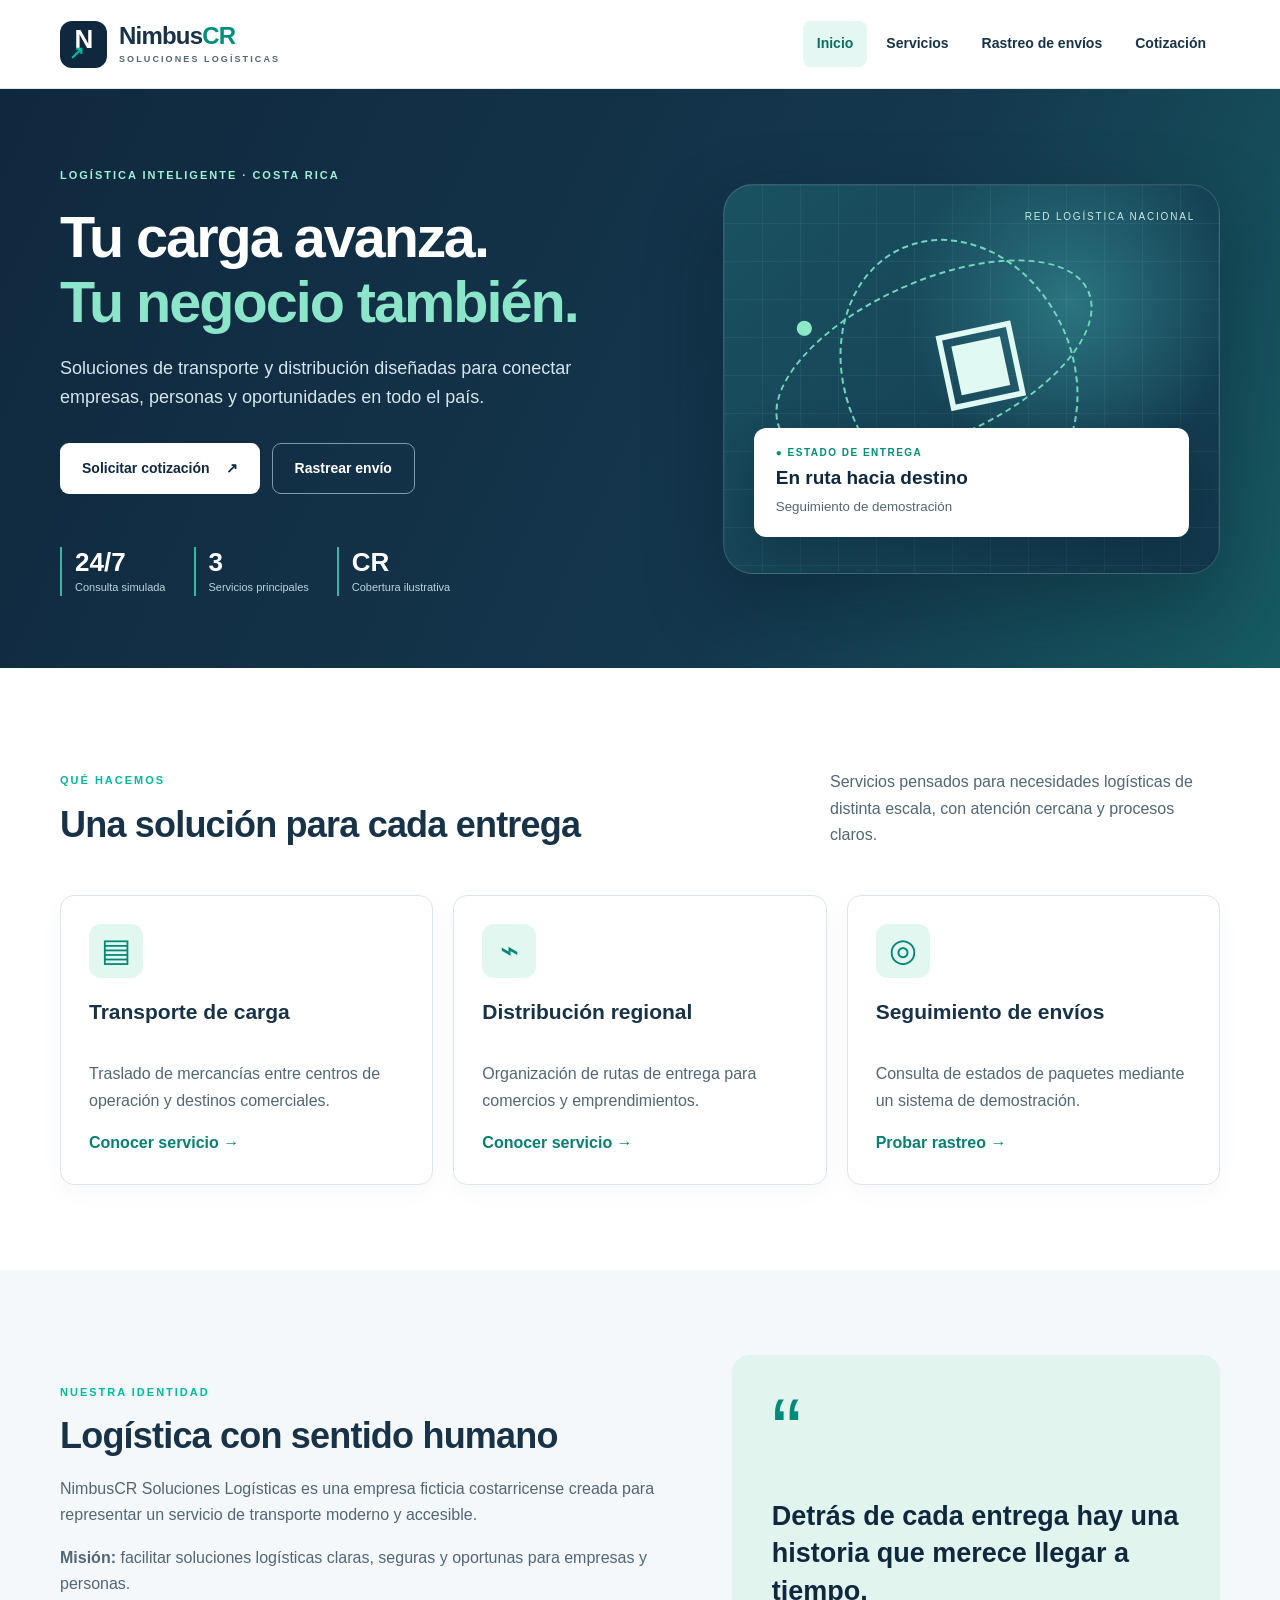
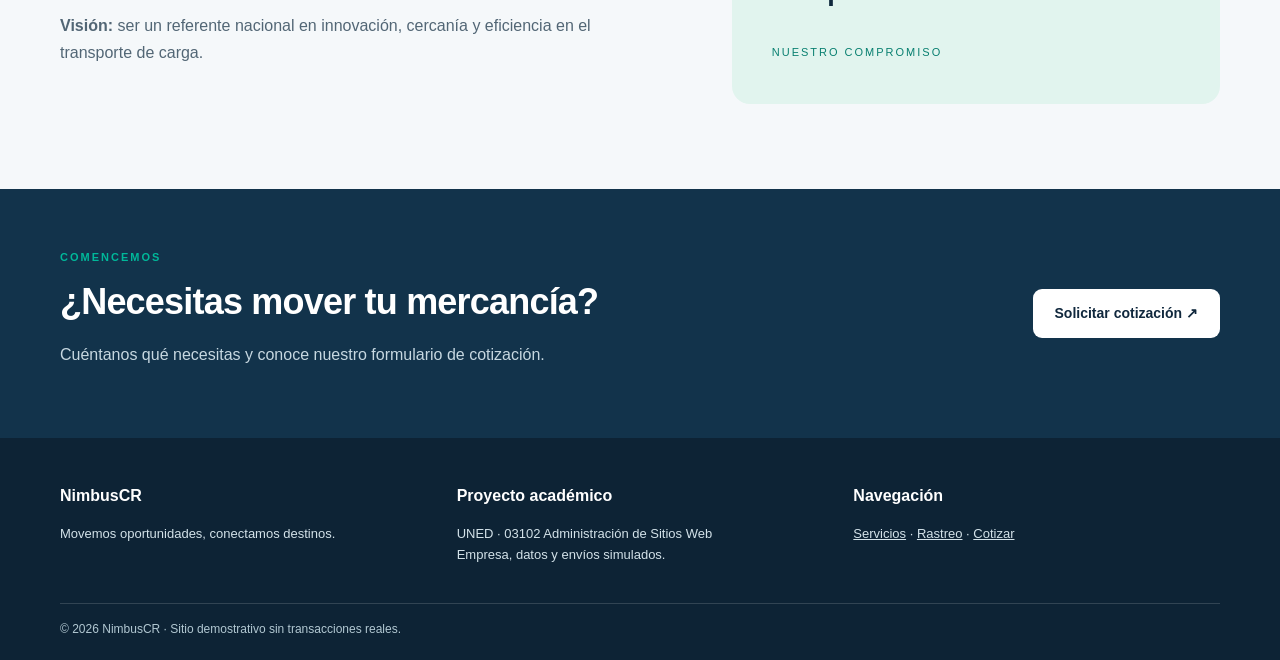
<file: index.html>
<!doctype html>
<html lang="es"><head><meta charset="utf-8"><meta name="viewport" content="width=device-width, initial-scale=1">
<meta name="description" content="NimbusCR, soluciones de transporte y logística en Costa Rica"><title>Inicio | NimbusCR</title><link rel="stylesheet" href="css/estilos.css"><script src="js/principal.js" defer></script></head>
<body><a class="saltar" href="#contenido">Saltar al contenido</a><header class="cabecera"><div class="contenedor barra"><a href="index.html" class="marca" aria-label="NimbusCR, inicio"><span class="marca-icono">N<span>↗</span></span><span>Nimbus<span class="marca-acento">CR</span><small>SOLUCIONES LOGÍSTICAS</small></span></a><button class="menu-boton" type="button" aria-label="Mostrar menú" aria-expanded="false" aria-controls="menu-principal">☰</button><nav id="menu-principal" aria-label="Navegación principal"><a href="index.html" aria-current="page" class="activo">Inicio</a><a href="servicios.html">Servicios</a><a href="rastreo.html">Rastreo de envíos</a><a href="cotizacion.html">Cotización</a></nav></div></header>
<main id="contenido"><section class="hero"><div class="contenedor hero-grid"><div><span class="etiqueta">LOGÍSTICA INTELIGENTE · COSTA RICA</span><h1>Tu carga avanza.<br><em>Tu negocio también.</em></h1><p>Soluciones de transporte y distribución diseñadas para conectar empresas, personas y oportunidades en todo el país.</p><div class="acciones"><a class="boton boton-claro" href="cotizacion.html">Solicitar cotización <span aria-hidden="true">↗</span></a><a class="boton boton-borde" href="rastreo.html">Rastrear envío</a></div><div class="hero-datos"><div><strong>24/7</strong><span>Consulta simulada</span></div><div><strong>3</strong><span>Servicios principales</span></div><div><strong>CR</strong><span>Cobertura ilustrativa</span></div></div></div><div class="hero-visual" aria-hidden="true"><div class="ruta ruta-a"></div><div class="ruta ruta-b"></div><div class="circulo c1">●</div><div class="circulo c2">●</div><div class="carga">▣</div><div class="panel-flotante"><span>● ESTADO DE ENTREGA</span><strong>En ruta hacia destino</strong><small>Seguimiento de demostración</small></div><div class="etiqueta-visual">RED LOGÍSTICA NACIONAL</div></div></div></section>
<section class="seccion"><div class="contenedor"><div class="seccion-cabecera"><div><span class="sobrelinea">QUÉ HACEMOS</span><h2>Una solución para cada entrega</h2></div><p>Servicios pensados para necesidades logísticas de distinta escala, con atención cercana y procesos claros.</p></div><div class="tarjetas"><article class="tarjeta"><span class="icono-servicio">▤</span><h3>Transporte de carga</h3><p>Traslado de mercancías entre centros de operación y destinos comerciales.</p><a href="servicios.html">Conocer servicio <span aria-hidden="true">→</span></a></article><article class="tarjeta"><span class="icono-servicio">⌁</span><h3>Distribución regional</h3><p>Organización de rutas de entrega para comercios y emprendimientos.</p><a href="servicios.html">Conocer servicio <span aria-hidden="true">→</span></a></article><article class="tarjeta"><span class="icono-servicio">◎</span><h3>Seguimiento de envíos</h3><p>Consulta de estados de paquetes mediante un sistema de demostración.</p><a href="rastreo.html">Probar rastreo <span aria-hidden="true">→</span></a></article></div></div></section>
<section class="seccion fondo-suave"><div class="contenedor dos-columnas"><div><span class="sobrelinea">NUESTRA IDENTIDAD</span><h2>Logística con sentido humano</h2><p>NimbusCR Soluciones Logísticas es una empresa ficticia costarricense creada para representar un servicio de transporte moderno y accesible.</p><p><strong>Misión:</strong> facilitar soluciones logísticas claras, seguras y oportunas para empresas y personas.</p><p><strong>Visión:</strong> ser un referente nacional en innovación, cercanía y eficiencia en el transporte de carga.</p></div><div class="bloque-cita"><span>“</span><p>Detrás de cada entrega hay una historia que merece llegar a tiempo.</p><small>NUESTRO COMPROMISO</small></div></div></section>
<section class="cta"><div class="contenedor cta-interior"><div><span class="sobrelinea">COMENCEMOS</span><h2>¿Necesitas mover tu mercancía?</h2><p>Cuéntanos qué necesitas y conoce nuestro formulario de cotización.</p></div><a class="boton boton-claro" href="cotizacion.html">Solicitar cotización ↗</a></div></section></main><footer class="pie"><div class="contenedor pie-grid"><div><strong>NimbusCR</strong><p>Movemos oportunidades, conectamos destinos.</p></div><div><strong>Proyecto académico</strong><p>UNED · 03102 Administración de Sitios Web<br>Empresa, datos y envíos simulados.</p></div><div><strong>Navegación</strong><p><a href="servicios.html">Servicios</a> · <a href="rastreo.html">Rastreo</a> · <a href="cotizacion.html">Cotizar</a></p></div></div><div class="contenedor pie-final">© <span id="anio">2026</span> NimbusCR · Sitio demostrativo sin transacciones reales.</div></footer></body></html>
</file>
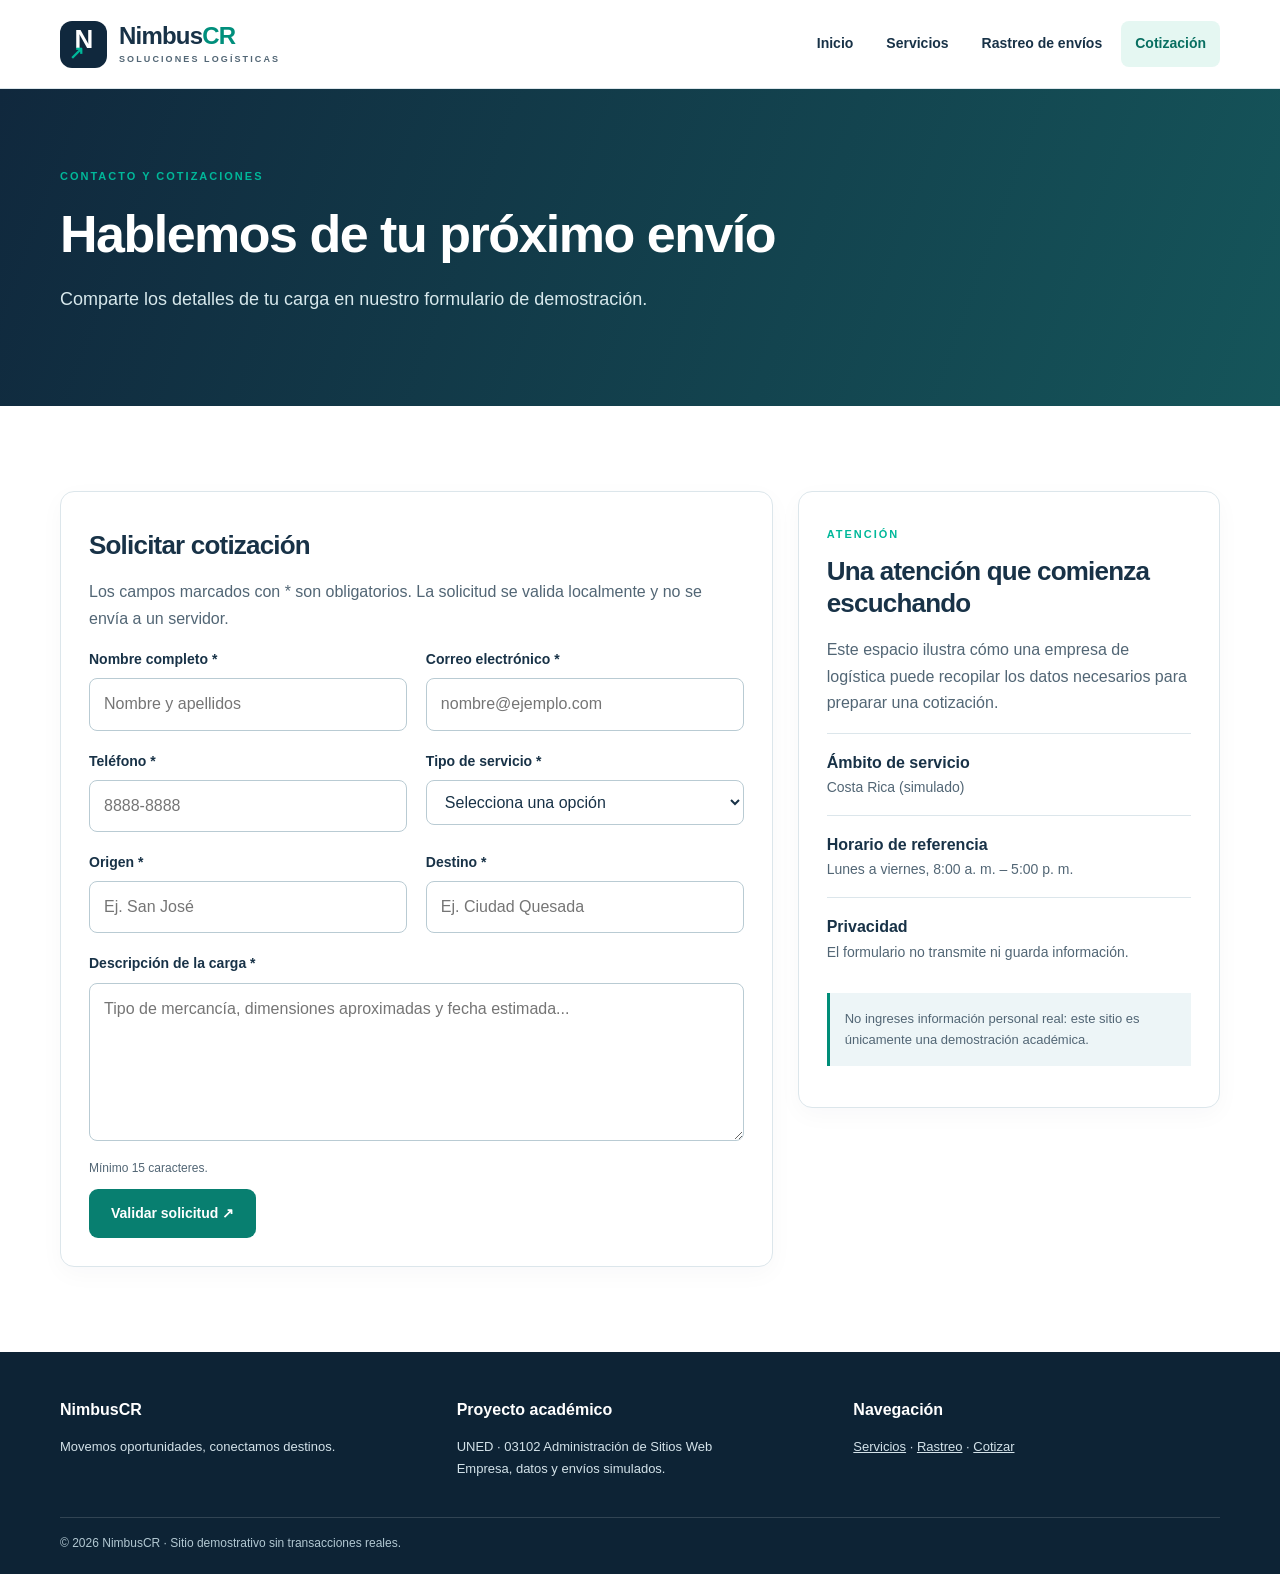
<file: cotizacion.html>
<!doctype html>
<html lang="es"><head><meta charset="utf-8"><meta name="viewport" content="width=device-width, initial-scale=1">
<meta name="description" content="Formulario demostrativo de solicitud de cotización de transporte NimbusCR"><title>Contacto y cotización | NimbusCR</title><link rel="stylesheet" href="css/estilos.css"><script src="js/principal.js" defer></script></head>
<body><a class="saltar" href="#contenido">Saltar al contenido</a><header class="cabecera"><div class="contenedor barra"><a href="index.html" class="marca" aria-label="NimbusCR, inicio"><span class="marca-icono">N<span>↗</span></span><span>Nimbus<span class="marca-acento">CR</span><small>SOLUCIONES LOGÍSTICAS</small></span></a><button class="menu-boton" type="button" aria-label="Mostrar menú" aria-expanded="false" aria-controls="menu-principal">☰</button><nav id="menu-principal" aria-label="Navegación principal"><a href="index.html">Inicio</a><a href="servicios.html">Servicios</a><a href="rastreo.html">Rastreo de envíos</a><a href="cotizacion.html" aria-current="page" class="activo">Cotización</a></nav></div></header>
<main id="contenido"><section class="cabecera-pagina"><div class="contenedor"><span class="sobrelinea">CONTACTO Y COTIZACIONES</span><h1>Hablemos de tu próximo envío</h1><p>Comparte los detalles de tu carga en nuestro formulario de demostración.</p></div></section><section class="seccion"><div class="contenedor contacto-layout"><div class="panel"><h2>Solicitar cotización</h2><p>Los campos marcados con * son obligatorios. La solicitud se valida localmente y no se envía a un servidor.</p><form id="form-cotizacion"><div class="form-grid"><div class="campo"><label for="nombre">Nombre completo *</label><input id="nombre" name="nombre" required minlength="3" maxlength="80" autocomplete="name" placeholder="Nombre y apellidos"></div><div class="campo"><label for="correo">Correo electrónico *</label><input id="correo" name="correo" type="email" required autocomplete="email" placeholder="nombre@ejemplo.com"></div><div class="campo"><label for="telefono">Teléfono *</label><input id="telefono" name="telefono" type="tel" required pattern="[0-9 +()-]{8,18}" title="Escribe un teléfono de 8 a 18 caracteres" placeholder="8888-8888"></div><div class="campo"><label for="servicio">Tipo de servicio *</label><select id="servicio" name="servicio" required><option value="">Selecciona una opción</option><option>Transporte de carga</option><option>Distribución regional</option><option>Otro servicio logístico</option></select></div><div class="campo"><label for="origen">Origen *</label><input id="origen" name="origen" required maxlength="80" placeholder="Ej. San José"></div><div class="campo"><label for="destino">Destino *</label><input id="destino" name="destino" required maxlength="80" placeholder="Ej. Ciudad Quesada"></div><div class="campo campo-completo"><label for="detalle">Descripción de la carga *</label><textarea id="detalle" name="detalle" rows="5" minlength="15" maxlength="800" required placeholder="Tipo de mercancía, dimensiones aproximadas y fecha estimada..."></textarea><small class="ayuda">Mínimo 15 caracteres.</small></div></div><button class="boton boton-primario" type="submit">Validar solicitud ↗</button><div id="mensaje-cotizacion" class="resultado exito" role="status" aria-live="polite" hidden></div></form></div><aside class="panel panel-info"><span class="sobrelinea">ATENCIÓN</span><h2>Una atención que comienza escuchando</h2><p>Este espacio ilustra cómo una empresa de logística puede recopilar los datos necesarios para preparar una cotización.</p><div class="dato-contacto"><strong>Ámbito de servicio</strong><span>Costa Rica (simulado)</span></div><div class="dato-contacto"><strong>Horario de referencia</strong><span>Lunes a viernes, 8:00 a. m. – 5:00 p. m.</span></div><div class="dato-contacto"><strong>Privacidad</strong><span>El formulario no transmite ni guarda información.</span></div><p class="nota">No ingreses información personal real: este sitio es únicamente una demostración académica.</p></aside></div></section></main><footer class="pie"><div class="contenedor pie-grid"><div><strong>NimbusCR</strong><p>Movemos oportunidades, conectamos destinos.</p></div><div><strong>Proyecto académico</strong><p>UNED · 03102 Administración de Sitios Web<br>Empresa, datos y envíos simulados.</p></div><div><strong>Navegación</strong><p><a href="servicios.html">Servicios</a> · <a href="rastreo.html">Rastreo</a> · <a href="cotizacion.html">Cotizar</a></p></div></div><div class="contenedor pie-final">© <span id="anio">2026</span> NimbusCR · Sitio demostrativo sin transacciones reales.</div></footer></body></html>
</file>
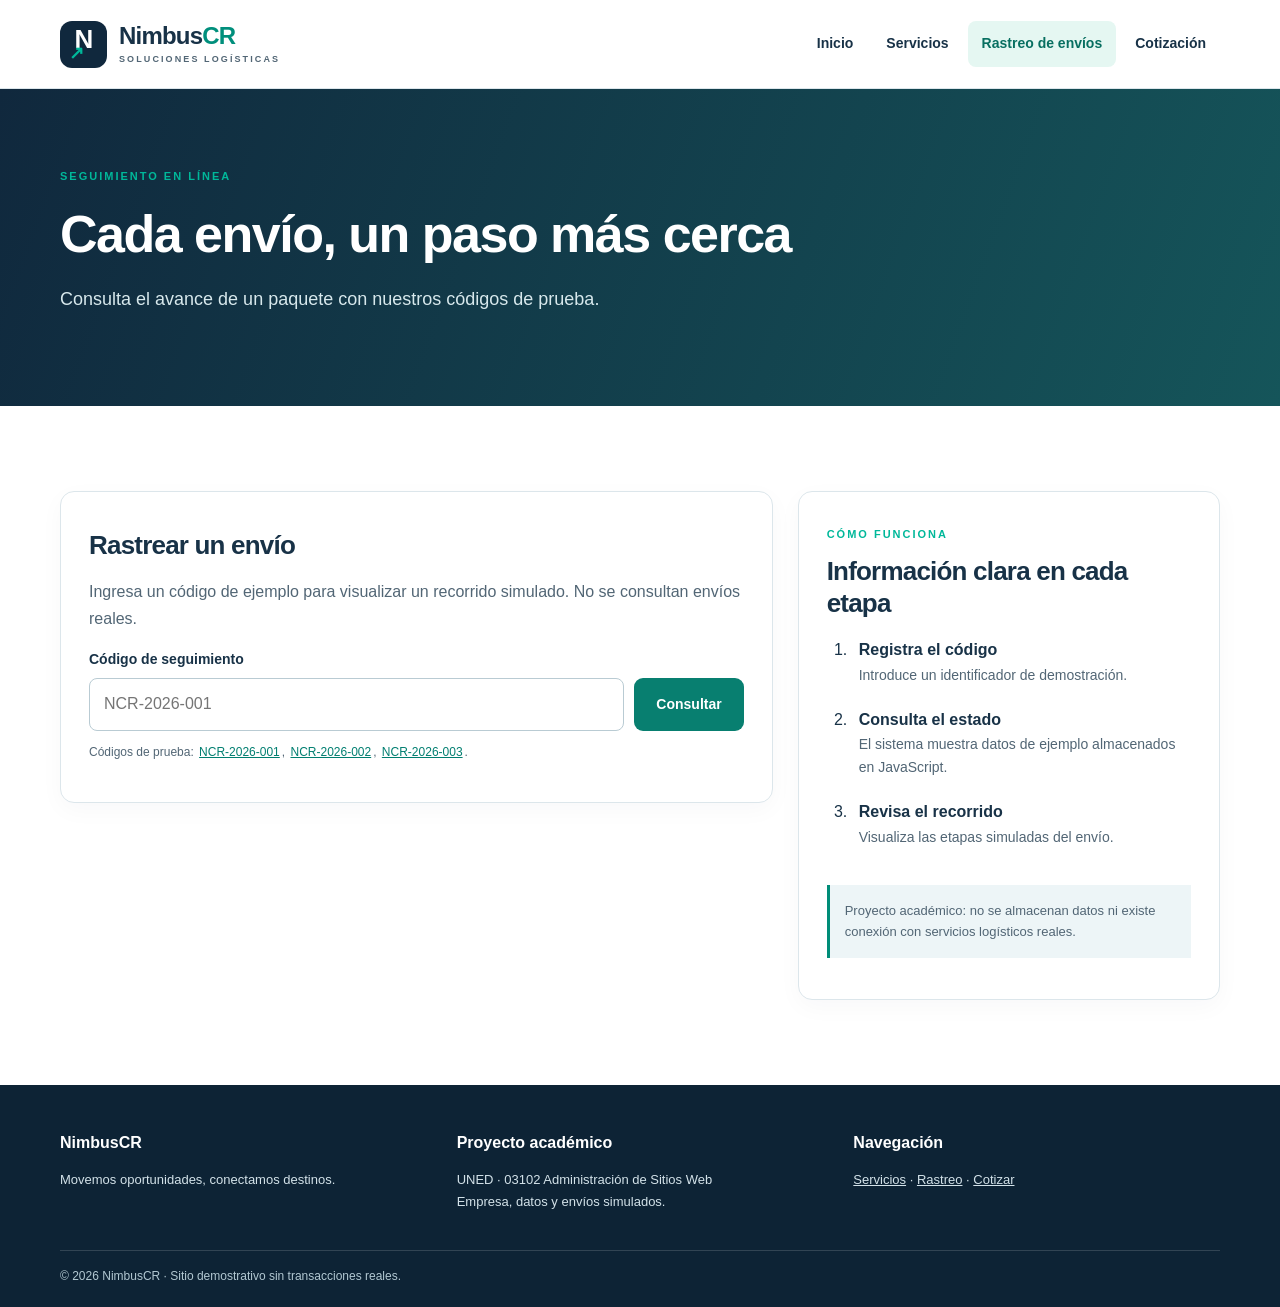
<file: rastreo.html>
<!doctype html>
<html lang="es"><head><meta charset="utf-8"><meta name="viewport" content="width=device-width, initial-scale=1">
<meta name="description" content="Consulta simulada del estado de envíos en NimbusCR"><title>Rastreo de envíos | NimbusCR</title><link rel="stylesheet" href="css/estilos.css"><script src="js/principal.js" defer></script></head>
<body><a class="saltar" href="#contenido">Saltar al contenido</a><header class="cabecera"><div class="contenedor barra"><a href="index.html" class="marca" aria-label="NimbusCR, inicio"><span class="marca-icono">N<span>↗</span></span><span>Nimbus<span class="marca-acento">CR</span><small>SOLUCIONES LOGÍSTICAS</small></span></a><button class="menu-boton" type="button" aria-label="Mostrar menú" aria-expanded="false" aria-controls="menu-principal">☰</button><nav id="menu-principal" aria-label="Navegación principal"><a href="index.html">Inicio</a><a href="servicios.html">Servicios</a><a href="rastreo.html" aria-current="page" class="activo">Rastreo de envíos</a><a href="cotizacion.html">Cotización</a></nav></div></header>
<main id="contenido"><section class="cabecera-pagina"><div class="contenedor"><span class="sobrelinea">SEGUIMIENTO EN LÍNEA</span><h1>Cada envío, un paso más cerca</h1><p>Consulta el avance de un paquete con nuestros códigos de prueba.</p></div></section><section class="seccion"><div class="contenedor rastreo-layout"><div class="panel"><h2>Rastrear un envío</h2><p>Ingresa un código de ejemplo para visualizar un recorrido simulado. No se consultan envíos reales.</p><form id="form-rastreo"><label for="codigo">Código de seguimiento</label><div class="campo-rastreo"><input id="codigo" name="codigo" type="text" placeholder="NCR-2026-001" maxlength="20" pattern="NCR-[0-9]{4}-[0-9]{3}" title="Formato: NCR-2026-001" required autocomplete="off"><button class="boton boton-primario" type="submit">Consultar</button></div><small class="ayuda">Códigos de prueba: <button type="button" class="codigo-ejemplo" data-codigo="NCR-2026-001">NCR-2026-001</button>, <button type="button" class="codigo-ejemplo" data-codigo="NCR-2026-002">NCR-2026-002</button>, <button type="button" class="codigo-ejemplo" data-codigo="NCR-2026-003">NCR-2026-003</button>.</small></form><div id="resultado-rastreo" class="resultado" role="status" aria-live="polite" hidden></div></div><aside class="panel panel-info"><span class="sobrelinea">CÓMO FUNCIONA</span><h2>Información clara en cada etapa</h2><ol class="pasos"><li><strong>Registra el código</strong><span>Introduce un identificador de demostración.</span></li><li><strong>Consulta el estado</strong><span>El sistema muestra datos de ejemplo almacenados en JavaScript.</span></li><li><strong>Revisa el recorrido</strong><span>Visualiza las etapas simuladas del envío.</span></li></ol><p class="nota">Proyecto académico: no se almacenan datos ni existe conexión con servicios logísticos reales.</p></aside></div></section></main><footer class="pie"><div class="contenedor pie-grid"><div><strong>NimbusCR</strong><p>Movemos oportunidades, conectamos destinos.</p></div><div><strong>Proyecto académico</strong><p>UNED · 03102 Administración de Sitios Web<br>Empresa, datos y envíos simulados.</p></div><div><strong>Navegación</strong><p><a href="servicios.html">Servicios</a> · <a href="rastreo.html">Rastreo</a> · <a href="cotizacion.html">Cotizar</a></p></div></div><div class="contenedor pie-final">© <span id="anio">2026</span> NimbusCR · Sitio demostrativo sin transacciones reales.</div></footer></body></html>
</file>
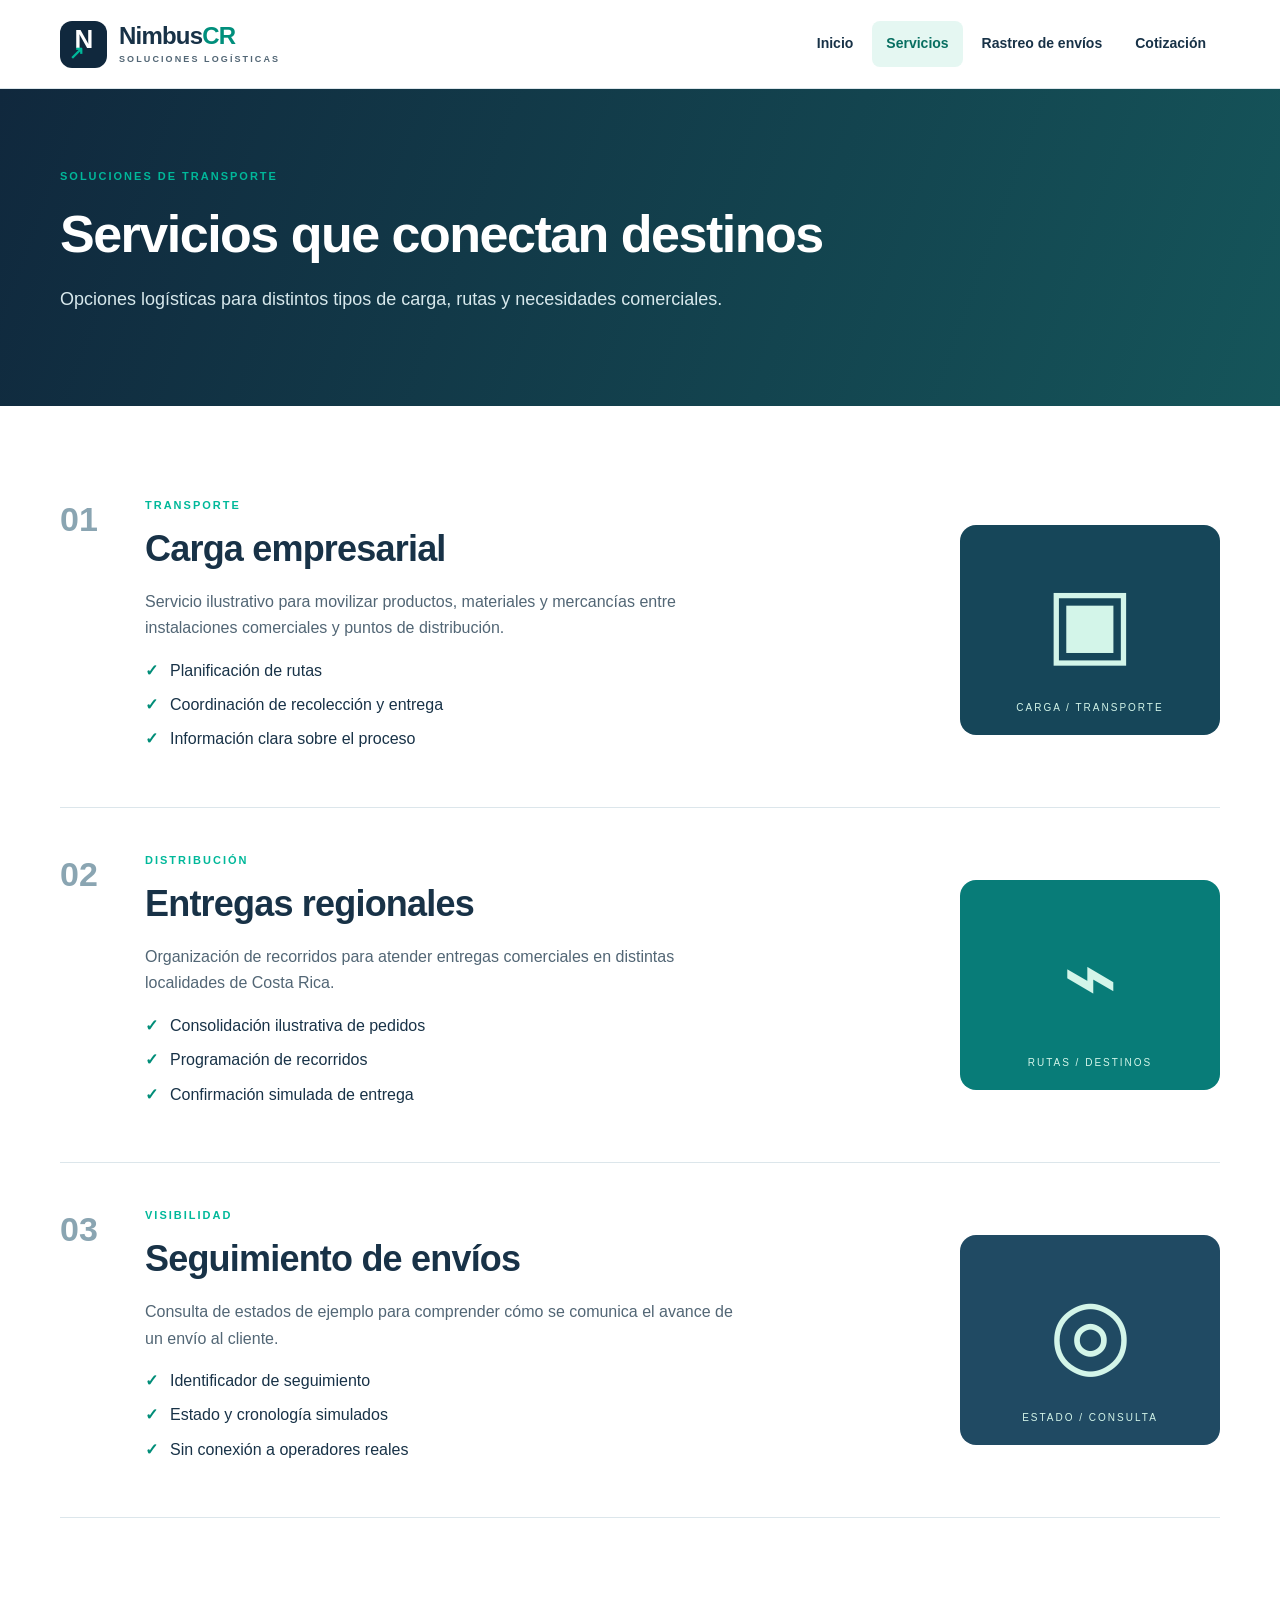
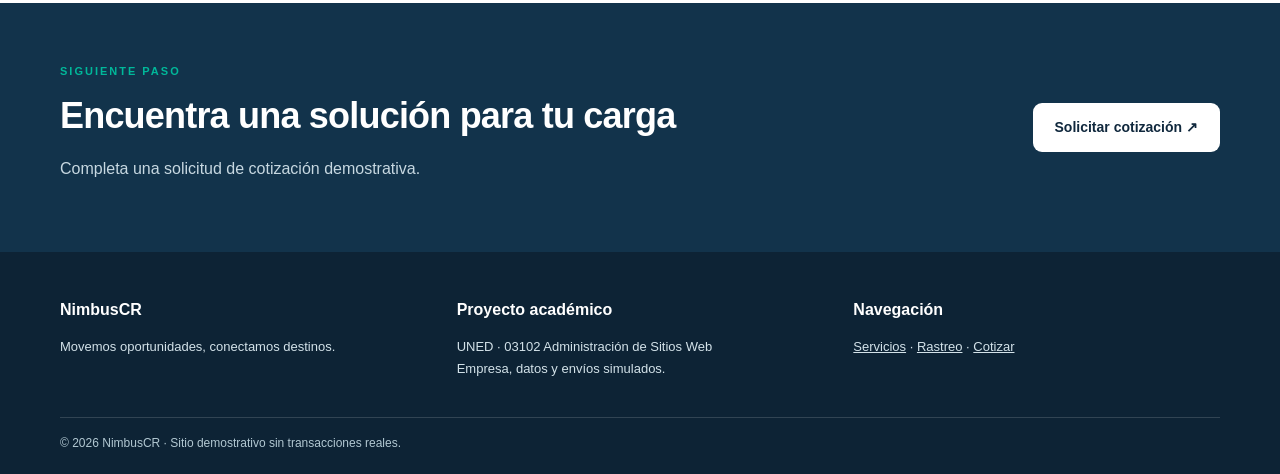
<file: servicios.html>
<!doctype html>
<html lang="es"><head><meta charset="utf-8"><meta name="viewport" content="width=device-width, initial-scale=1">
<meta name="description" content="Servicios de transporte de carga y distribución de NimbusCR"><title>Servicios de transporte | NimbusCR</title><link rel="stylesheet" href="css/estilos.css"><script src="js/principal.js" defer></script></head>
<body><a class="saltar" href="#contenido">Saltar al contenido</a><header class="cabecera"><div class="contenedor barra"><a href="index.html" class="marca" aria-label="NimbusCR, inicio"><span class="marca-icono">N<span>↗</span></span><span>Nimbus<span class="marca-acento">CR</span><small>SOLUCIONES LOGÍSTICAS</small></span></a><button class="menu-boton" type="button" aria-label="Mostrar menú" aria-expanded="false" aria-controls="menu-principal">☰</button><nav id="menu-principal" aria-label="Navegación principal"><a href="index.html">Inicio</a><a href="servicios.html" aria-current="page" class="activo">Servicios</a><a href="rastreo.html">Rastreo de envíos</a><a href="cotizacion.html">Cotización</a></nav></div></header>
<main id="contenido"><section class="cabecera-pagina"><div class="contenedor"><span class="sobrelinea">SOLUCIONES DE TRANSPORTE</span><h1>Servicios que conectan destinos</h1><p>Opciones logísticas para distintos tipos de carga, rutas y necesidades comerciales.</p></div></section><section class="seccion"><div class="contenedor"><div class="servicio-detalle"><div class="numero-servicio">01</div><div><span class="sobrelinea">TRANSPORTE</span><h2>Carga empresarial</h2><p>Servicio ilustrativo para movilizar productos, materiales y mercancías entre instalaciones comerciales y puntos de distribución.</p><ul class="lista-check"><li>Planificación de rutas</li><li>Coordinación de recolección y entrega</li><li>Información clara sobre el proceso</li></ul></div><div class="servicio-arte arte-uno" aria-hidden="true">▣<small>CARGA / TRANSPORTE</small></div></div><div class="servicio-detalle"><div class="numero-servicio">02</div><div><span class="sobrelinea">DISTRIBUCIÓN</span><h2>Entregas regionales</h2><p>Organización de recorridos para atender entregas comerciales en distintas localidades de Costa Rica.</p><ul class="lista-check"><li>Consolidación ilustrativa de pedidos</li><li>Programación de recorridos</li><li>Confirmación simulada de entrega</li></ul></div><div class="servicio-arte arte-dos" aria-hidden="true">⌁<small>RUTAS / DESTINOS</small></div></div><div class="servicio-detalle"><div class="numero-servicio">03</div><div><span class="sobrelinea">VISIBILIDAD</span><h2>Seguimiento de envíos</h2><p>Consulta de estados de ejemplo para comprender cómo se comunica el avance de un envío al cliente.</p><ul class="lista-check"><li>Identificador de seguimiento</li><li>Estado y cronología simulados</li><li>Sin conexión a operadores reales</li></ul></div><div class="servicio-arte arte-tres" aria-hidden="true">◎<small>ESTADO / CONSULTA</small></div></div></div></section><section class="cta"><div class="contenedor cta-interior"><div><span class="sobrelinea">SIGUIENTE PASO</span><h2>Encuentra una solución para tu carga</h2><p>Completa una solicitud de cotización demostrativa.</p></div><a class="boton boton-claro" href="cotizacion.html">Solicitar cotización ↗</a></div></section></main><footer class="pie"><div class="contenedor pie-grid"><div><strong>NimbusCR</strong><p>Movemos oportunidades, conectamos destinos.</p></div><div><strong>Proyecto académico</strong><p>UNED · 03102 Administración de Sitios Web<br>Empresa, datos y envíos simulados.</p></div><div><strong>Navegación</strong><p><a href="servicios.html">Servicios</a> · <a href="rastreo.html">Rastreo</a> · <a href="cotizacion.html">Cotizar</a></p></div></div><div class="contenedor pie-final">© <span id="anio">2026</span> NimbusCR · Sitio demostrativo sin transacciones reales.</div></footer></body></html>
</file>
<file: css/estilos.css>
/* NimbusCR: estilos generales y diseño adaptable */
:root{--azul:#10283d;--azul2:#173a54;--verde:#00b89a;--fondo:#f5f8fa;--texto:#183247;--gris:#526675;--borde:#dce6eb;--blanco:#fff;--ancho:1160px}*{box-sizing:border-box}html{scroll-behavior:smooth}body{margin:0;font-family:Arial,Helvetica,sans-serif;color:var(--texto);line-height:1.65;background:var(--blanco)}a{color:inherit}button,input,select,textarea{font:inherit}button{cursor:pointer}.contenedor{width:min(calc(100% - 40px),var(--ancho));margin:auto}.saltar{position:absolute;left:-9999px;top:0;background:#fff;padding:10px;z-index:10}.saltar:focus{left:10px}.cabecera{background:#fff;border-bottom:1px solid var(--borde);position:relative;z-index:2}.barra{display:flex;justify-content:space-between;align-items:center;gap:24px;min-height:88px}.marca{display:flex;align-items:center;gap:12px;font-weight:800;font-size:24px;text-decoration:none;letter-spacing:-.8px;line-height:1.1}.marca-icono{width:47px;height:47px;background:var(--azul);color:#fff;border-radius:12px;display:grid;place-items:center;font-size:26px}.marca-icono span{color:var(--verde);font-size:18px;margin-left:-14px;margin-top:-18px}.marca-acento{color:#008f7c}.marca small{display:block;font-size:9px;letter-spacing:2.1px;margin-top:5px;color:var(--gris)}nav{display:flex;align-items:center;gap:5px}nav a{font-size:14px;text-decoration:none;font-weight:700;padding:11px 14px;border-radius:8px}nav a:hover,nav a.activo{background:#e5f7f2;color:#086f61}.menu-boton{display:none;border:1px solid var(--borde);background:#fff;border-radius:8px;padding:5px 12px;font-size:24px}.hero{background:linear-gradient(115deg,#10283d 0%,#14374e 62%,#175b62 100%);color:#fff;overflow:hidden}.hero-grid{display:grid;grid-template-columns:1.1fr .9fr;align-items:center;gap:55px;min-height:555px;padding:72px 0}.etiqueta,.sobrelinea{font-size:11px;letter-spacing:2px;font-weight:800;color:var(--verde)}.etiqueta{color:#9df3d6}.hero h1{font-size:clamp(36px,4.5vw,62px);line-height:1.13;letter-spacing:-2px;margin:18px 0}.hero h1 em{color:#8ae5c9;font-style:normal}.hero p{color:#d5e5eb;max-width:570px;font-size:18px}.acciones{display:flex;flex-wrap:wrap;gap:12px;margin-top:30px}.boton{border:0;border-radius:9px;display:inline-flex;align-items:center;justify-content:center;gap:16px;text-decoration:none;padding:13px 22px;font-weight:700;font-size:14px;min-height:48px}.boton-claro{background:#fff;color:var(--azul)}.boton-claro:hover{background:#d7f7ed}.boton-borde{border:1px solid #7b9cab;color:#fff}.boton-borde:hover{background:#ffffff15}.boton-primario{background:#087f70;color:#fff}.boton-primario:hover{background:#08695e}.hero-datos{display:flex;gap:28px;margin-top:53px}.hero-datos div{border-left:2px solid #36b9a2;padding-left:13px}.hero-datos strong{display:block;font-size:26px;line-height:1.2}.hero-datos span{display:block;font-size:11px;color:#bdd2dc}.hero-visual{height:390px;position:relative;border:1px solid #ffffff25;border-radius:30px;background:radial-gradient(circle at 70% 30%,#2b7480 0%,transparent 38%),linear-gradient(135deg,#1a5262,#12374c);box-shadow:0 30px 80px #07162255;overflow:hidden}.hero-visual:before{content:"";position:absolute;inset:0;background-image:linear-gradient(#ffffff0c 1px,transparent 1px),linear-gradient(90deg,#ffffff0c 1px,transparent 1px);background-size:38px 38px}.ruta{position:absolute;border:2px dashed #72d6bd;border-radius:50%;transform:rotate(-24deg)}.ruta-a{width:340px;height:160px;left:40px;top:95px}.ruta-b{width:230px;height:280px;left:120px;top:50px}.circulo{position:absolute;color:#8be9c7;font-size:35px}.c1{left:70px;top:112px}.c2{right:70px;top:230px}.carga{position:absolute;top:90px;left:42%;font-size:100px;color:#e0f9f2;transform:rotate(-12deg)}.panel-flotante{position:absolute;bottom:36px;left:30px;right:30px;background:#fff;color:var(--azul);padding:17px 22px;border-radius:12px;box-shadow:0 15px 40px #07162244}.panel-flotante span{display:block;font-size:10px;letter-spacing:1.5px;color:#008e77;font-weight:800}.panel-flotante strong{display:block;font-size:19px}.panel-flotante small{color:var(--gris)}.etiqueta-visual{position:absolute;right:24px;top:24px;font-size:10px;letter-spacing:1.8px;color:#c8eae4}.seccion{padding:85px 0}.seccion-cabecera{display:flex;justify-content:space-between;align-items:end;gap:30px;margin-bottom:30px}.seccion-cabecera p{max-width:390px;color:var(--gris)}h1,h2,h3{line-height:1.22}h2{font-size:clamp(26px,3vw,36px);letter-spacing:-.8px;margin:10px 0 18px}h3{font-size:21px}.tarjetas{display:grid;grid-template-columns:repeat(3,1fr);gap:20px}.tarjeta,.panel{background:#fff;border:1px solid var(--borde);border-radius:14px;padding:28px;box-shadow:0 7px 24px #10283d08}.tarjeta{min-height:275px;display:flex;flex-direction:column}.tarjeta p{color:var(--gris)}.tarjeta a{color:#087f70;text-decoration:none;font-weight:700;margin-top:auto}.icono-servicio{display:grid;place-items:center;width:54px;height:54px;background:#e3f7f1;border-radius:12px;color:#008775;font-size:32px}.fondo-suave{background:var(--fondo)}.dos-columnas{display:grid;grid-template-columns:1.1fr .9fr;gap:75px;align-items:center}.dos-columnas p{color:var(--gris)}.bloque-cita{background:#e1f4ee;border-radius:18px;padding:40px}.bloque-cita>span{font-size:90px;line-height:.8;color:#008b79}.bloque-cita p{font-size:27px;line-height:1.4;color:var(--azul);font-weight:700}.bloque-cita small{letter-spacing:2px;font-size:11px;color:#087f70}.cta{background:#12334b;color:#fff;padding:54px 0}.cta-interior{display:flex;justify-content:space-between;align-items:center;gap:30px}.cta p{color:#c7d8e1}.pie{background:#0d2335;color:#d3e2e9;padding:45px 0 20px}.pie-grid{display:grid;grid-template-columns:repeat(3,1fr);gap:30px}.pie strong{color:#fff}.pie p{font-size:13px}.pie a{color:#d3e2e9}.pie-final{border-top:1px solid #ffffff26;margin-top:25px;padding-top:16px;font-size:12px;color:#b2c8d2}.cabecera-pagina{background:linear-gradient(110deg,#10283d,#15555a);color:#fff;padding:73px 0}.cabecera-pagina h1{font-size:clamp(34px,4.4vw,52px);letter-spacing:-1.5px;margin:15px 0}.cabecera-pagina p{font-size:18px;color:#d7e8ec;max-width:700px}.servicio-detalle{display:grid;grid-template-columns:60px 1fr 260px;gap:25px;align-items:center;padding:38px 0;border-bottom:1px solid var(--borde)}.servicio-detalle:first-child{padding-top:0}.numero-servicio{font-size:34px;color:#8aa5b2;font-weight:800;align-self:start}.servicio-detalle p{color:var(--gris);max-width:590px}.lista-check{list-style:none;padding:0}.lista-check li{margin:8px 0}.lista-check li:before{content:"✓";color:#008d78;font-weight:900;margin-right:12px}.servicio-arte{height:210px;border-radius:16px;display:flex;flex-direction:column;align-items:center;justify-content:center;font-size:95px;color:#d3f5e9}.servicio-arte small{font-size:10px;letter-spacing:2px}.arte-uno{background:#164659}.arte-dos{background:#087c78}.arte-tres{background:#204a63}.rastreo-layout,.contacto-layout{display:grid;grid-template-columns:1.35fr .8fr;gap:25px;align-items:start}.panel h2{font-size:26px}.panel>p,.panel-info>p{color:var(--gris)}label{display:block;font-weight:700;font-size:14px;margin-bottom:7px}input,select,textarea{width:100%;padding:12px 14px;border:1px solid #b9cbd3;border-radius:8px;background:#fff;color:var(--texto)}input:focus,select:focus,textarea:focus{outline:3px solid #b4f2e2;border-color:#087f70}.campo-rastreo{display:flex;gap:10px}.campo-rastreo input{flex:1;min-width:0}.ayuda{display:block;margin:10px 0;color:var(--gris);font-size:12px}.codigo-ejemplo{border:0;background:transparent;text-decoration:underline;color:#007e70;padding:2px}.resultado{margin-top:25px;background:#eef8f4;border:1px solid #a8dbcb;border-radius:10px;padding:18px}.resultado h3{margin:5px 0}.estado{display:inline-block;background:#d1f1e5;color:#075d4f;font-weight:800;font-size:12px;padding:5px 10px;border-radius:99px}.estado.advertencia{background:#fff0d3;color:#815800}.linea-tiempo{padding-left:22px;border-left:2px solid #80c9b9;margin:20px 0 0 7px}.linea-tiempo li{margin-bottom:14px;padding-left:7px}.linea-tiempo li strong{display:block}.linea-tiempo li small{color:var(--gris)}.pasos{padding-left:25px}.pasos li{padding:0 0 20px 7px}.pasos li strong,.pasos li span{display:block}.pasos li span{color:var(--gris);font-size:14px}.nota{background:#edf5f7;padding:15px;border-left:3px solid #008d78;font-size:13px}.form-grid{display:grid;grid-template-columns:repeat(2,1fr);gap:19px}.campo-completo{grid-column:1/-1}.dato-contacto{border-top:1px solid var(--borde);padding:16px 0}.dato-contacto strong,.dato-contacto span{display:block}.dato-contacto span{color:var(--gris);font-size:14px}@media(max-width:900px){.hero-grid{grid-template-columns:1fr;gap:35px}.hero-visual{max-width:600px;width:100%;height:300px}.servicio-detalle{grid-template-columns:45px 1fr}.servicio-arte{grid-column:2;height:160px}.rastreo-layout,.contacto-layout{grid-template-columns:1fr}.dos-columnas{gap:35px}}@media(max-width:720px){.barra{flex-wrap:wrap;padding:16px 0;min-height:74px}.menu-boton{display:block;margin-left:auto}.barra nav{display:none;flex-direction:column;align-items:stretch;width:100%;padding-bottom:12px}.barra nav.abierto{display:flex}.barra nav a{padding:12px}.seccion{padding:55px 0}.tarjetas,.dos-columnas,.pie-grid{grid-template-columns:1fr}.seccion-cabecera,.cta-interior{align-items:start;flex-direction:column}.hero-grid{padding:52px 0}.hero-datos{flex-wrap:wrap;gap:17px}.form-grid{grid-template-columns:1fr}.campo-rastreo{flex-direction:column}.panel{padding:20px}.cabecera-pagina{padding:52px 0}.servicio-detalle{grid-template-columns:1fr}.servicio-arte{grid-column:1}.numero-servicio{font-size:23px}.contenedor{width:min(calc(100% - 30px),var(--ancho))}}@media(prefers-reduced-motion:reduce){html{scroll-behavior:auto}}
</file>
